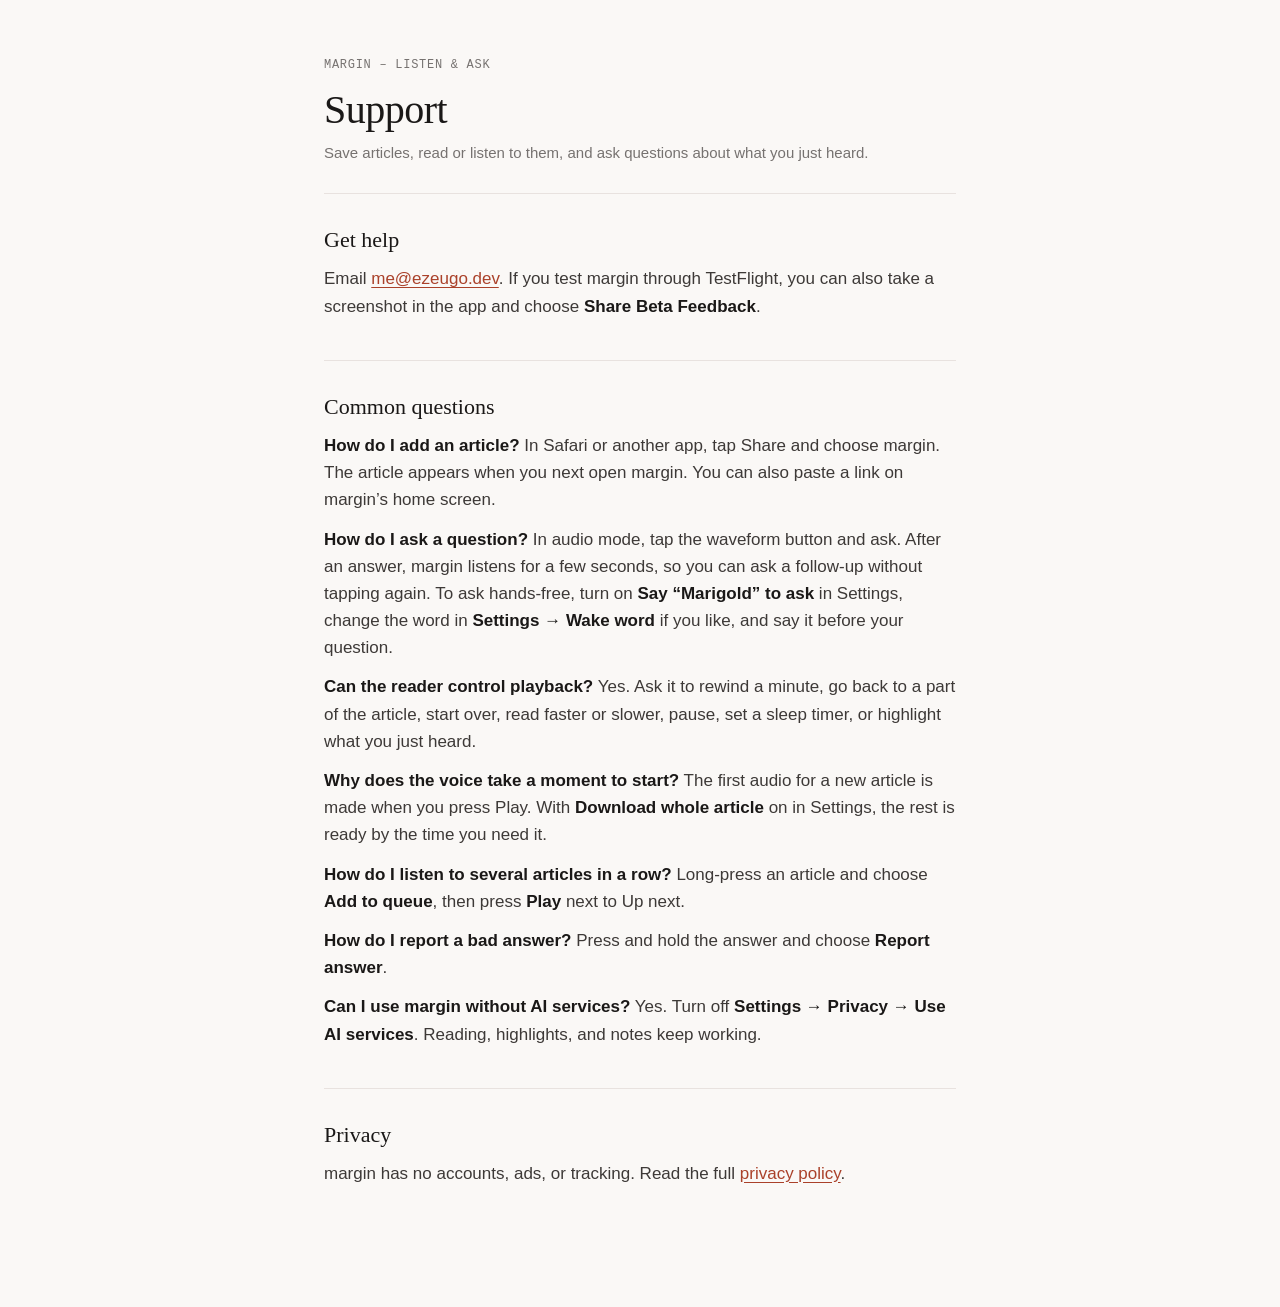
<file: index.html>
<!doctype html>
<html lang="en">
<head>
<meta charset="utf-8">
<meta name="viewport" content="width=device-width, initial-scale=1">
<title>margin support</title>
<meta name="description" content="Help for margin – listen &amp; ask: save articles, listen to them, and ask questions as you go.">
<link rel="stylesheet" href="style.css">
</head>
<body>
<main>
  <div class="eyebrow">margin – listen &amp; ask</div>
  <h1>Support</h1>
  <p class="meta">Save articles, read or listen to them, and ask questions about what you just heard.</p>

  <section>
    <h2>Get help</h2>
    <p>Email <a href="mailto:me@ezeugo.dev">me@ezeugo.dev</a>. If you test margin through TestFlight, you can also take a screenshot in the app and choose <strong>Share Beta Feedback</strong>.</p>
  </section>

  <section>
    <h2>Common questions</h2>
    <p><strong>How do I add an article?</strong> In Safari or another app, tap Share and choose margin. The article appears when you next open margin. You can also paste a link on margin’s home screen.</p>
    <p><strong>How do I ask a question?</strong> In audio mode, tap the waveform button and ask. After an answer, margin listens for a few seconds, so you can ask a follow-up without tapping again. To ask hands-free, turn on <strong>Say “Marigold” to ask</strong> in Settings, change the word in <strong>Settings → Wake word</strong> if you like, and say it before your question.</p>
    <p><strong>Can the reader control playback?</strong> Yes. Ask it to rewind a minute, go back to a part of the article, start over, read faster or slower, pause, set a sleep timer, or highlight what you just heard.</p>
    <p><strong>Why does the voice take a moment to start?</strong> The first audio for a new article is made when you press Play. With <strong>Download whole article</strong> on in Settings, the rest is ready by the time you need it.</p>
    <p><strong>How do I listen to several articles in a row?</strong> Long-press an article and choose <strong>Add to queue</strong>, then press <strong>Play</strong> next to Up next.</p>
    <p><strong>How do I report a bad answer?</strong> Press and hold the answer and choose <strong>Report answer</strong>.</p>
    <p><strong>Can I use margin without AI services?</strong> Yes. Turn off <strong>Settings → Privacy → Use AI services</strong>. Reading, highlights, and notes keep working.</p>
  </section>

  <section>
    <h2>Privacy</h2>
    <p>margin has no accounts, ads, or tracking. Read the full <a href="privacy.html">privacy policy</a>.</p>
  </section>
</main>
</body>
</html>
</file>
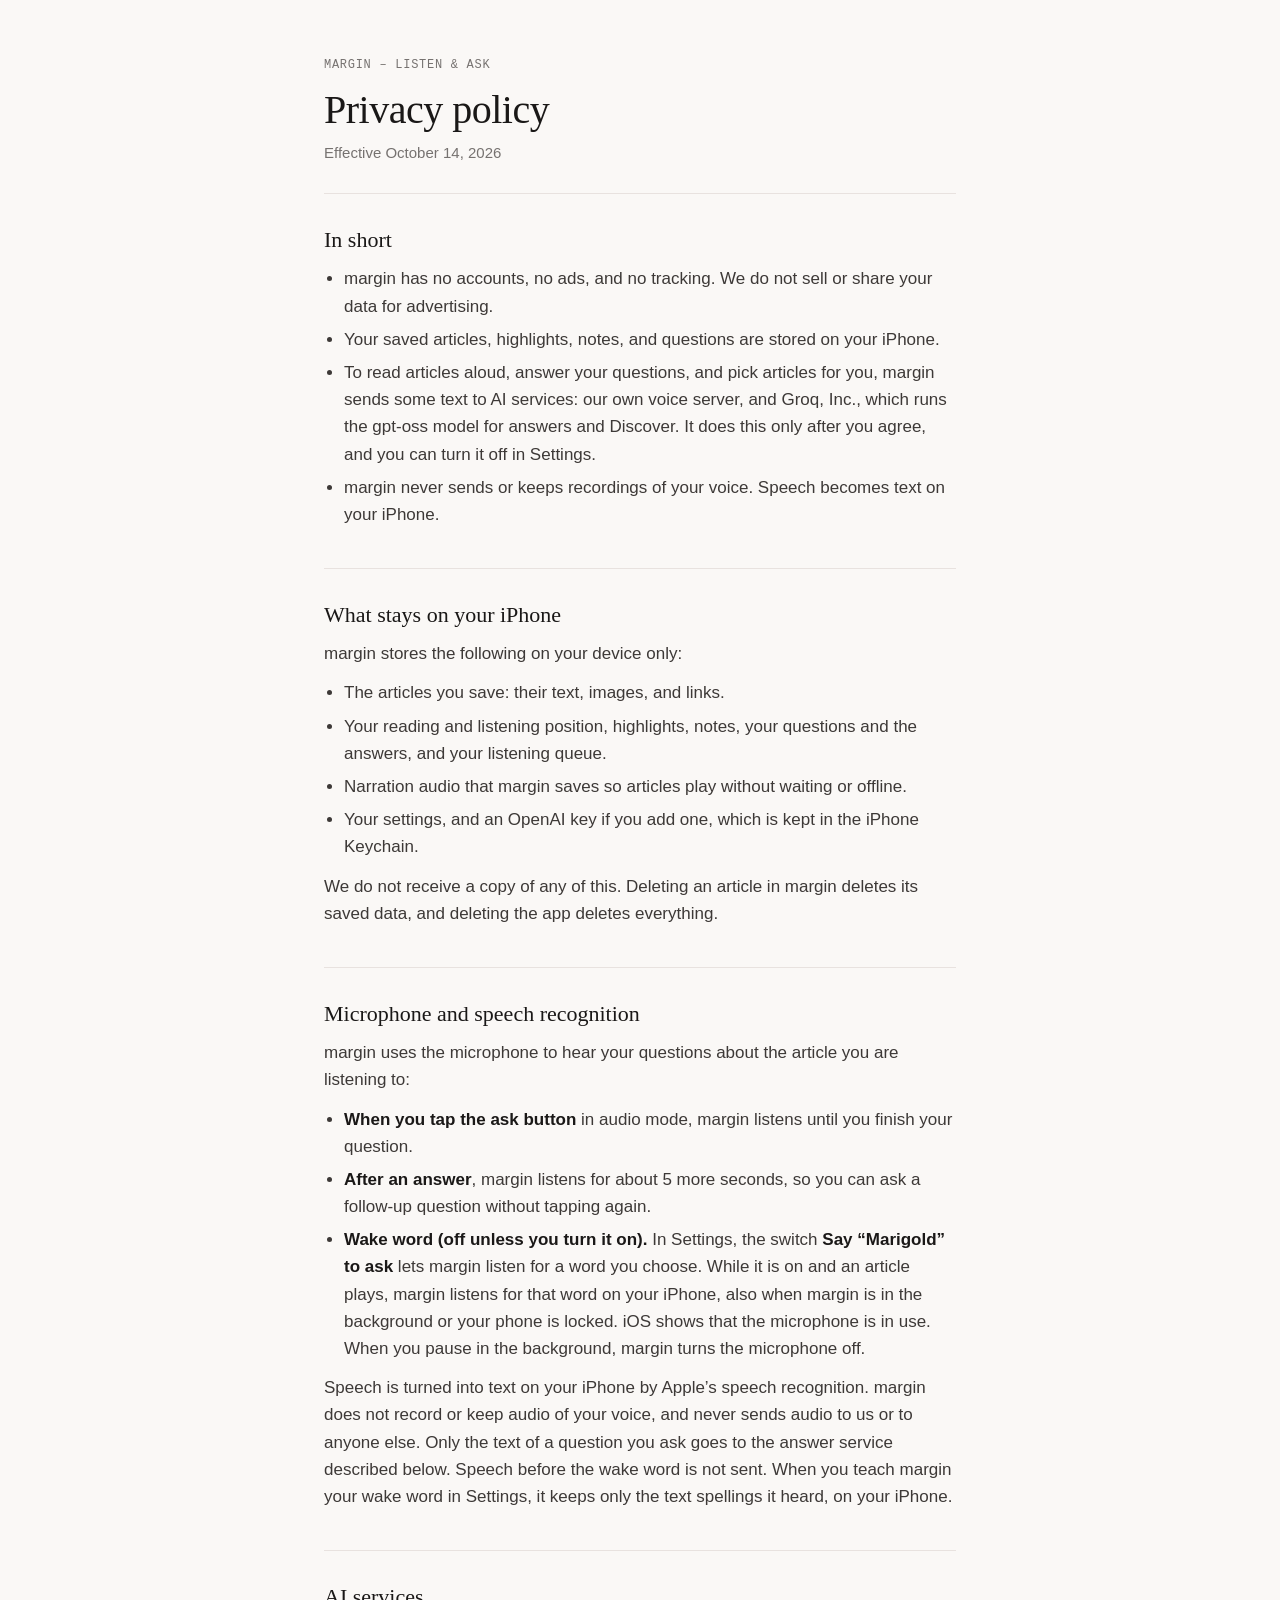
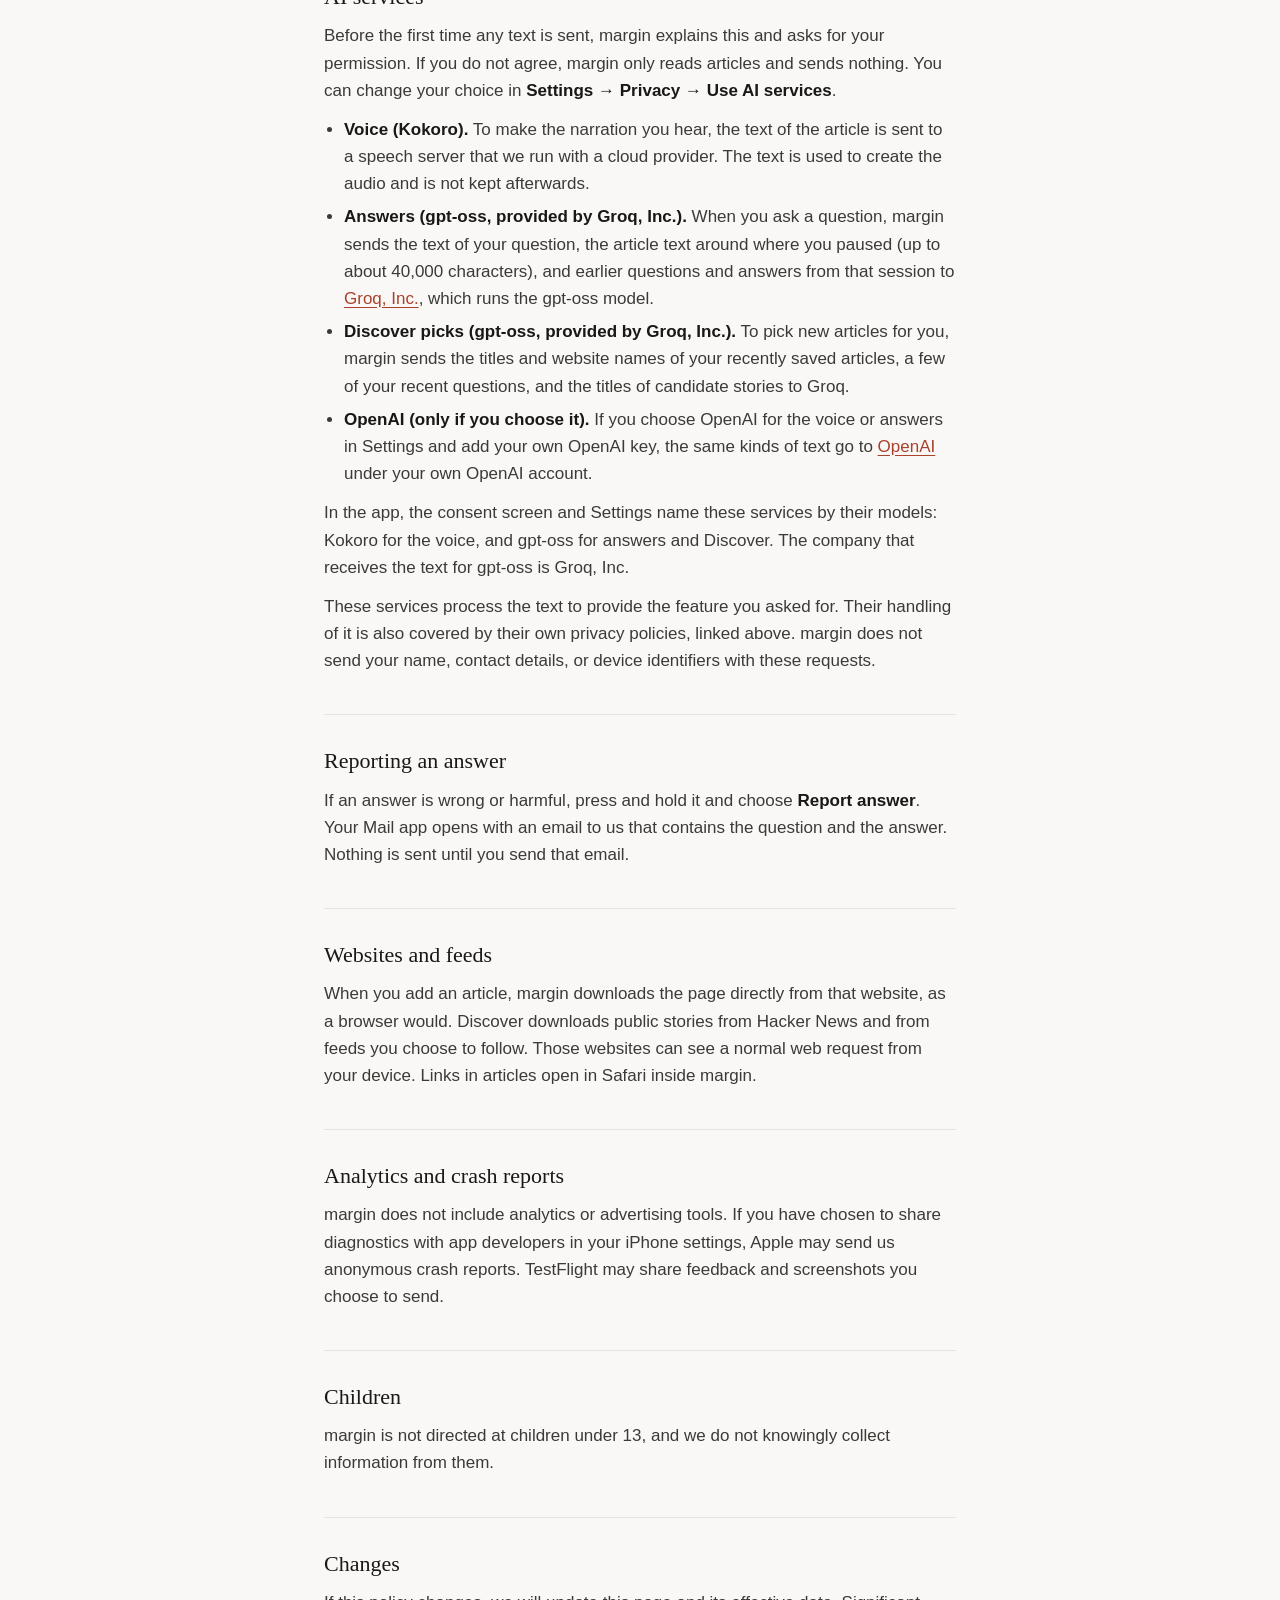
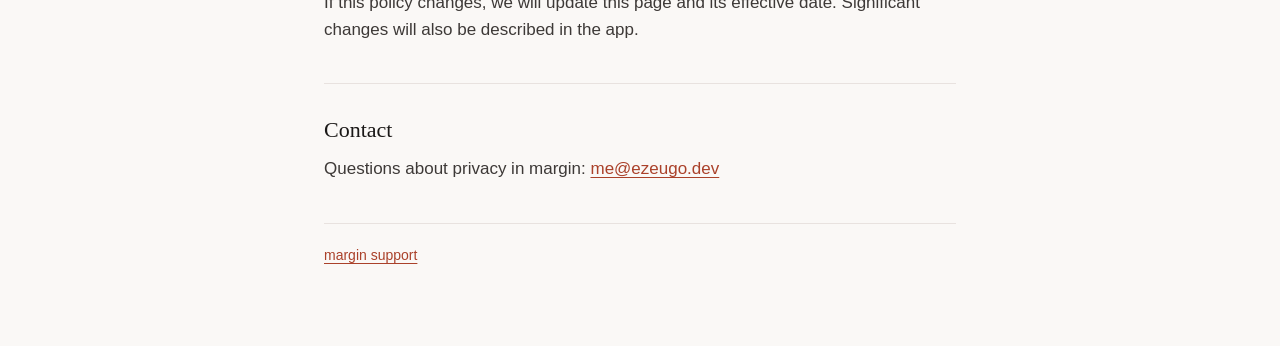
<file: privacy.html>
<!doctype html>
<html lang="en">
<head>
<meta charset="utf-8">
<meta name="viewport" content="width=device-width, initial-scale=1">
<title>Privacy policy · margin</title>
<meta name="description" content="How margin – listen &amp; ask handles your data.">
<link rel="stylesheet" href="style.css">
</head>
<body>
<main>
  <div class="eyebrow">margin – listen &amp; ask</div>
  <h1>Privacy policy</h1>
  <p class="meta">Effective October 14, 2026</p>

  <section>
    <h2>In short</h2>
    <ul>
      <li>margin has no accounts, no ads, and no tracking. We do not sell or share your data for advertising.</li>
      <li>Your saved articles, highlights, notes, and questions are stored on your iPhone.</li>
      <li>To read articles aloud, answer your questions, and pick articles for you, margin sends some text to AI services: our own voice server, and Groq, Inc., which runs the gpt-oss model for answers and Discover. It does this only after you agree, and you can turn it off in Settings.</li>
      <li>margin never sends or keeps recordings of your voice. Speech becomes text on your iPhone.</li>
    </ul>
  </section>

  <section>
    <h2>What stays on your iPhone</h2>
    <p>margin stores the following on your device only:</p>
    <ul>
      <li>The articles you save: their text, images, and links.</li>
      <li>Your reading and listening position, highlights, notes, your questions and the answers, and your listening queue.</li>
      <li>Narration audio that margin saves so articles play without waiting or offline.</li>
      <li>Your settings, and an OpenAI key if you add one, which is kept in the iPhone Keychain.</li>
    </ul>
    <p>We do not receive a copy of any of this. Deleting an article in margin deletes its saved data, and deleting the app deletes everything.</p>
  </section>

  <section>
    <h2>Microphone and speech recognition</h2>
    <p>margin uses the microphone to hear your questions about the article you are listening to:</p>
    <ul>
      <li><strong>When you tap the ask button</strong> in audio mode, margin listens until you finish your question.</li>
      <li><strong>After an answer</strong>, margin listens for about 5 more seconds, so you can ask a follow-up question without tapping again.</li>
      <li><strong>Wake word (off unless you turn it on).</strong> In Settings, the switch <strong>Say “Marigold” to ask</strong> lets margin listen for a word you choose. While it is on and an article plays, margin listens for that word on your iPhone, also when margin is in the background or your phone is locked. iOS shows that the microphone is in use. When you pause in the background, margin turns the microphone off.</li>
    </ul>
    <p>Speech is turned into text on your iPhone by Apple’s speech recognition. margin does not record or keep audio of your voice, and never sends audio to us or to anyone else. Only the text of a question you ask goes to the answer service described below. Speech before the wake word is not sent. When you teach margin your wake word in Settings, it keeps only the text spellings it heard, on your iPhone.</p>
  </section>

  <section>
    <h2>AI services</h2>
    <p>Before the first time any text is sent, margin explains this and asks for your permission. If you do not agree, margin only reads articles and sends nothing. You can change your choice in <strong>Settings → Privacy → Use AI services</strong>.</p>
    <ul>
      <li><strong>Voice (Kokoro).</strong> To make the narration you hear, the text of the article is sent to a speech server that we run with a cloud provider. The text is used to create the audio and is not kept afterwards.</li>
      <li><strong>Answers (gpt-oss, provided by Groq, Inc.).</strong> When you ask a question, margin sends the text of your question, the article text around where you paused (up to about 40,000 characters), and earlier questions and answers from that session to <a href="https://groq.com/privacy-policy/">Groq, Inc.</a>, which runs the gpt-oss model.</li>
      <li><strong>Discover picks (gpt-oss, provided by Groq, Inc.).</strong> To pick new articles for you, margin sends the titles and website names of your recently saved articles, a few of your recent questions, and the titles of candidate stories to Groq.</li>
      <li><strong>OpenAI (only if you choose it).</strong> If you choose OpenAI for the voice or answers in Settings and add your own OpenAI key, the same kinds of text go to <a href="https://openai.com/policies/privacy-policy/">OpenAI</a> under your own OpenAI account.</li>
    </ul>
    <p>In the app, the consent screen and Settings name these services by their models: Kokoro for the voice, and gpt-oss for answers and Discover. The company that receives the text for gpt-oss is Groq, Inc.</p>
    <p>These services process the text to provide the feature you asked for. Their handling of it is also covered by their own privacy policies, linked above. margin does not send your name, contact details, or device identifiers with these requests.</p>
  </section>

  <section>
    <h2>Reporting an answer</h2>
    <p>If an answer is wrong or harmful, press and hold it and choose <strong>Report answer</strong>. Your Mail app opens with an email to us that contains the question and the answer. Nothing is sent until you send that email.</p>
  </section>

  <section>
    <h2>Websites and feeds</h2>
    <p>When you add an article, margin downloads the page directly from that website, as a browser would. Discover downloads public stories from Hacker News and from feeds you choose to follow. Those websites can see a normal web request from your device. Links in articles open in Safari inside margin.</p>
  </section>

  <section>
    <h2>Analytics and crash reports</h2>
    <p>margin does not include analytics or advertising tools. If you have chosen to share diagnostics with app developers in your iPhone settings, Apple may send us anonymous crash reports. TestFlight may share feedback and screenshots you choose to send.</p>
  </section>

  <section>
    <h2>Children</h2>
    <p>margin is not directed at children under 13, and we do not knowingly collect information from them.</p>
  </section>

  <section>
    <h2>Changes</h2>
    <p>If this policy changes, we will update this page and its effective date. Significant changes will also be described in the app.</p>
  </section>

  <section>
    <h2>Contact</h2>
    <p>Questions about privacy in margin: <a href="mailto:me@ezeugo.dev">me@ezeugo.dev</a></p>
  </section>

  <footer><a href="./">margin support</a></footer>
</main>
</body>
</html>
</file>
<file: style.css>
:root {
  --page: #FAF8F6;
  --title: #1A1817;
  --body: #3D3937;
  --secondary: #767270;
  --rule: #E8E2DF;
  --link: #AA412A;
}

@media (prefers-color-scheme: dark) {
  :root {
    --page: #161514;
    --title: #F2EEEA;
    --body: #D9D3CE;
    --secondary: #A8A29E;
    --rule: #34312E;
    --link: #CF5F43;
  }
}

* { box-sizing: border-box; }

body {
  margin: 0;
  background: var(--page);
  color: var(--body);
  font-family: -apple-system, BlinkMacSystemFont, "Inter", "Segoe UI", sans-serif;
  font-size: 17px;
  line-height: 1.6;
}

main {
  max-width: 680px;
  margin: 0 auto;
  padding: 56px 24px 80px;
}

.eyebrow {
  font-family: ui-monospace, "SF Mono", Menlo, monospace;
  font-size: 12px;
  letter-spacing: 0.06em;
  text-transform: uppercase;
  color: var(--secondary);
}

h1 {
  font-family: "New York", Georgia, "Times New Roman", serif;
  font-weight: 500;
  font-size: 40px;
  line-height: 1.15;
  letter-spacing: -0.5px;
  color: var(--title);
  margin: 12px 0 8px;
}

h2 {
  font-family: "New York", Georgia, serif;
  font-weight: 500;
  font-size: 22px;
  color: var(--title);
  margin: 0 0 8px;
}

section {
  border-top: 1px solid var(--rule);
  padding: 28px 0;
}

p, ul { margin: 0 0 12px; }
ul { padding-left: 20px; }
li { margin-bottom: 6px; }
strong { color: var(--title); font-weight: 600; }

a { color: var(--link); text-decoration: underline; text-underline-offset: 3px; }

.meta { color: var(--secondary); font-size: 15px; margin-bottom: 28px; }

footer {
  border-top: 1px solid var(--rule);
  padding-top: 20px;
  font-size: 14px;
  color: var(--secondary);
}
</file>
